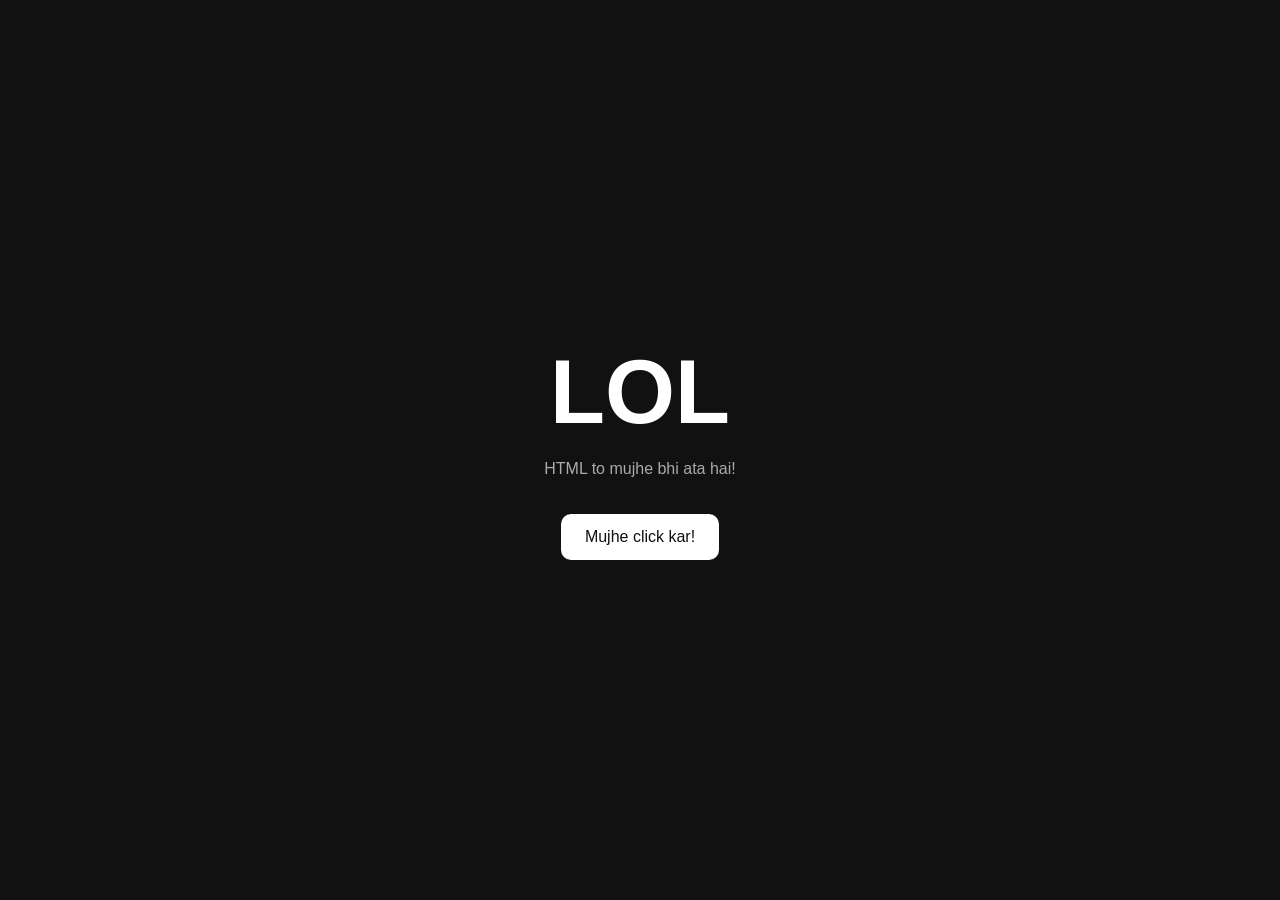
<file: index.html>
<!DOCTYPE html>
<html lang="en">
<head><meta charset="UTF-8"><meta name="viewport" content="width=device-width,initial-scale=1.0"><title>fakirjan gamer 200k</title><style>body{margin:0;min-height:100vh;display:grid;place-items:center;background:#111;color:#fff;font-family:Arial,sans-serif;text-align:center}main{padding:30px}h1{font-size:clamp(42px,10vw,90px);margin:0 0 12px}p{color:#aaa}button{margin-top:20px;padding:14px 24px;border:0;border-radius:10px;background:#fff;color:#111;font-size:16px;cursor:pointer}</style></head>
<body><main id="page"><h1>LOL</h1><p>HTML to mujhe bhi ata hai!</p><button onclick="prank()">Mujhe click kar!</button></main><script>function prank(){document.getElementById('page').innerHTML='<h1>PRANKED LOL</h1><p>You got absolutely baited.</p>'}</script></body></html>
</file>
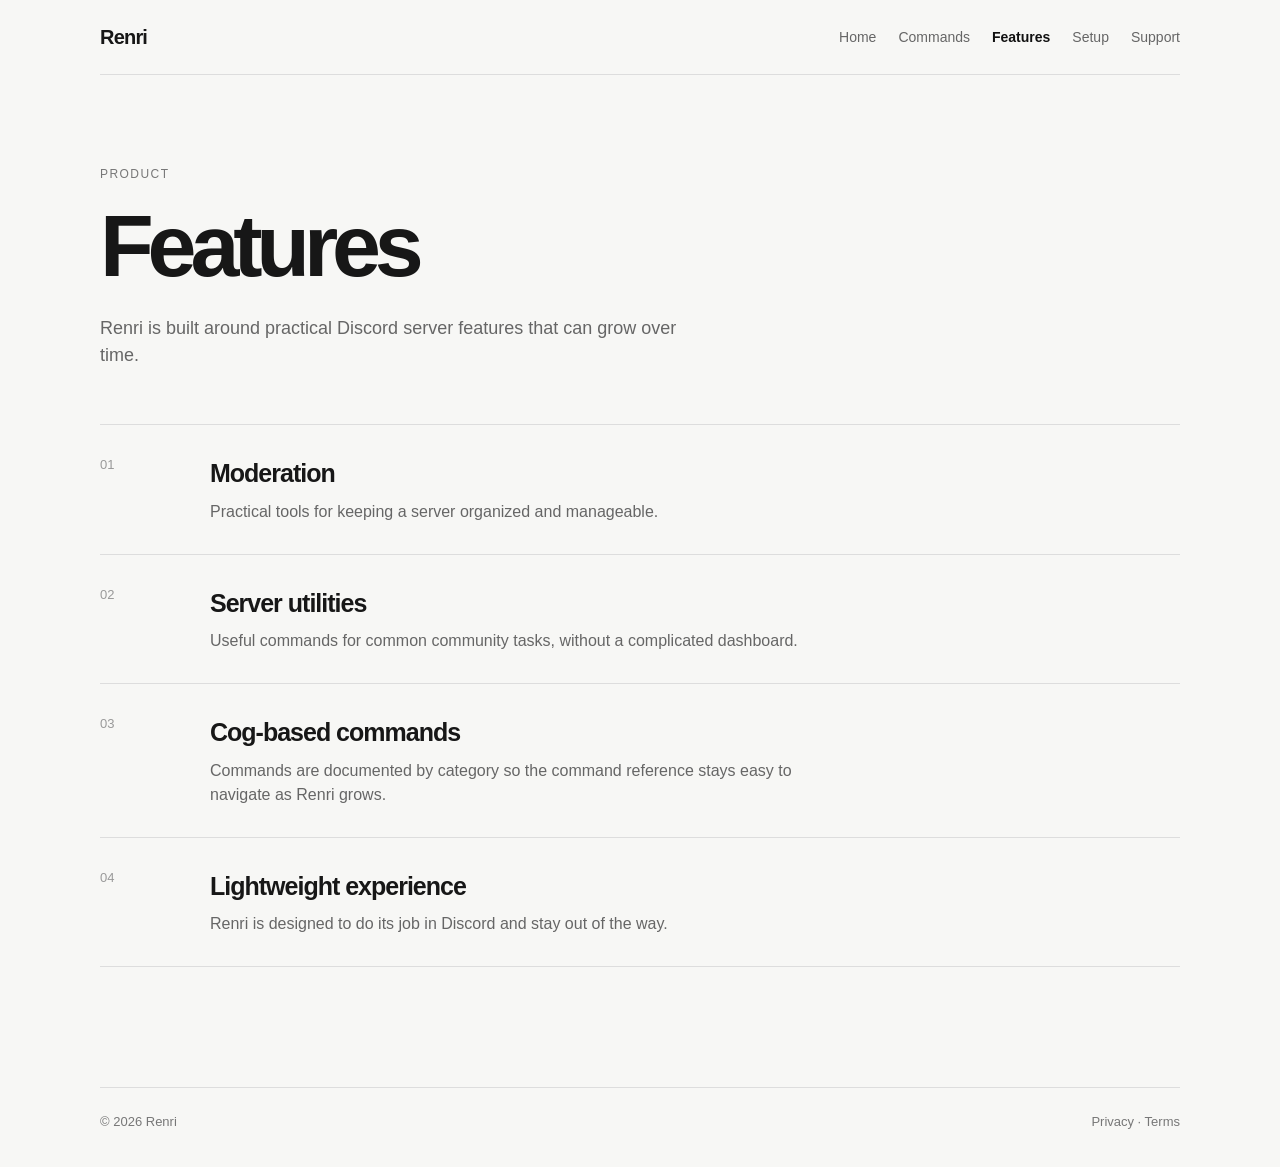
<file: features.html>
<!doctype html><html lang="en"><head><meta charset="utf-8"><meta name="viewport" content="width=device-width, initial-scale=1"><title>Features — Renri</title><link rel="stylesheet" href="style.css"></head><body><header class="nav"><a class="brand" href="index.html">Renri</a><nav><a href="index.html">Home</a><a href="commands.html">Commands</a><a class="current" href="features.html">Features</a><a href="setup.html">Setup</a><a href="support.html">Support</a></nav></header><main class="page"><p class="eyebrow">Product</p><h1>Features</h1><p class="doc-intro">Renri is built around practical Discord server features that can grow over time.</p><div class="feature-list"><article><span>01</span><div><h2>Moderation</h2><p>Practical tools for keeping a server organized and manageable.</p></div></article><article><span>02</span><div><h2>Server utilities</h2><p>Useful commands for common community tasks, without a complicated dashboard.</p></div></article><article><span>03</span><div><h2>Cog-based commands</h2><p>Commands are documented by category so the command reference stays easy to navigate as Renri grows.</p></div></article><article><span>04</span><div><h2>Lightweight experience</h2><p>Renri is designed to do its job in Discord and stay out of the way.</p></div></article></div></main><footer><span>© <span id="year"></span> Renri</span><span><a href="privacy.html">Privacy</a> · <a href="terms.html">Terms</a></span></footer><script src="script.js"></script></body></html>
</file>
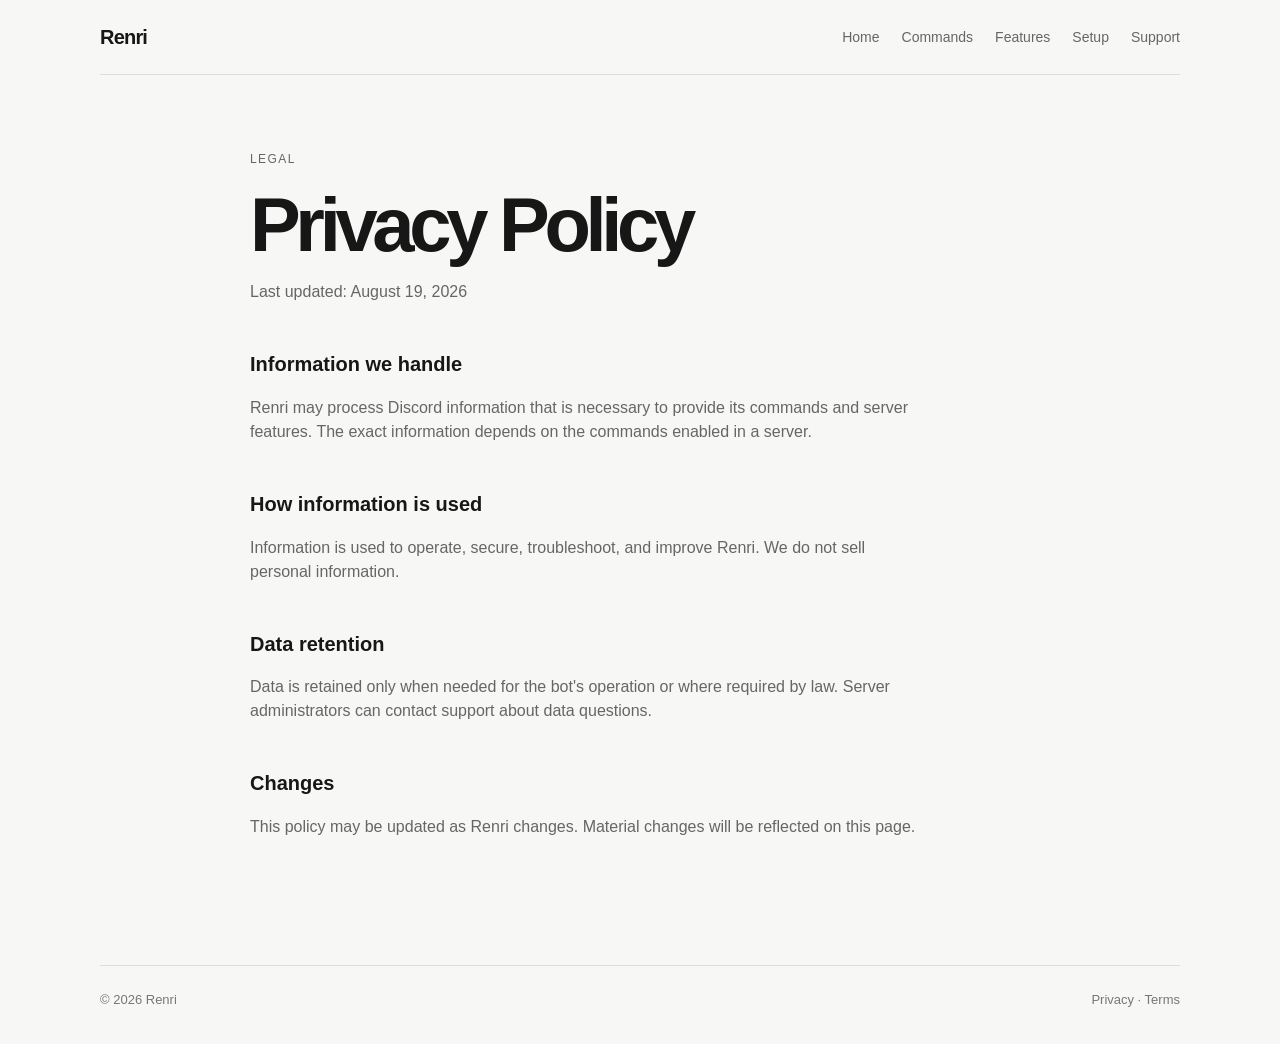
<file: privacy.html>
<!doctype html><html lang="en"><head><meta charset="utf-8"><meta name="viewport" content="width=device-width, initial-scale=1"><title>Privacy Policy — Renri</title><link rel="stylesheet" href="style.css"></head><body><header class="nav"><a class="brand" href="index.html">Renri</a><nav><a href="index.html">Home</a><a href="commands.html">Commands</a><a href="features.html">Features</a><a href="setup.html">Setup</a><a href="support.html">Support</a></nav></header><main class="legal"><p class="eyebrow">Legal</p><h1>Privacy Policy</h1><p>Last updated: August 19, 2026</p><h2>Information we handle</h2><p>Renri may process Discord information that is necessary to provide its commands and server features. The exact information depends on the commands enabled in a server.</p><h2>How information is used</h2><p>Information is used to operate, secure, troubleshoot, and improve Renri. We do not sell personal information.</p><h2>Data retention</h2><p>Data is retained only when needed for the bot's operation or where required by law. Server administrators can contact support about data questions.</p><h2>Changes</h2><p>This policy may be updated as Renri changes. Material changes will be reflected on this page.</p></main><footer><span>© <span id="year"></span> Renri</span><span><a href="privacy.html">Privacy</a> · <a href="terms.html">Terms</a></span></footer><script src="script.js"></script></body></html>
</file>
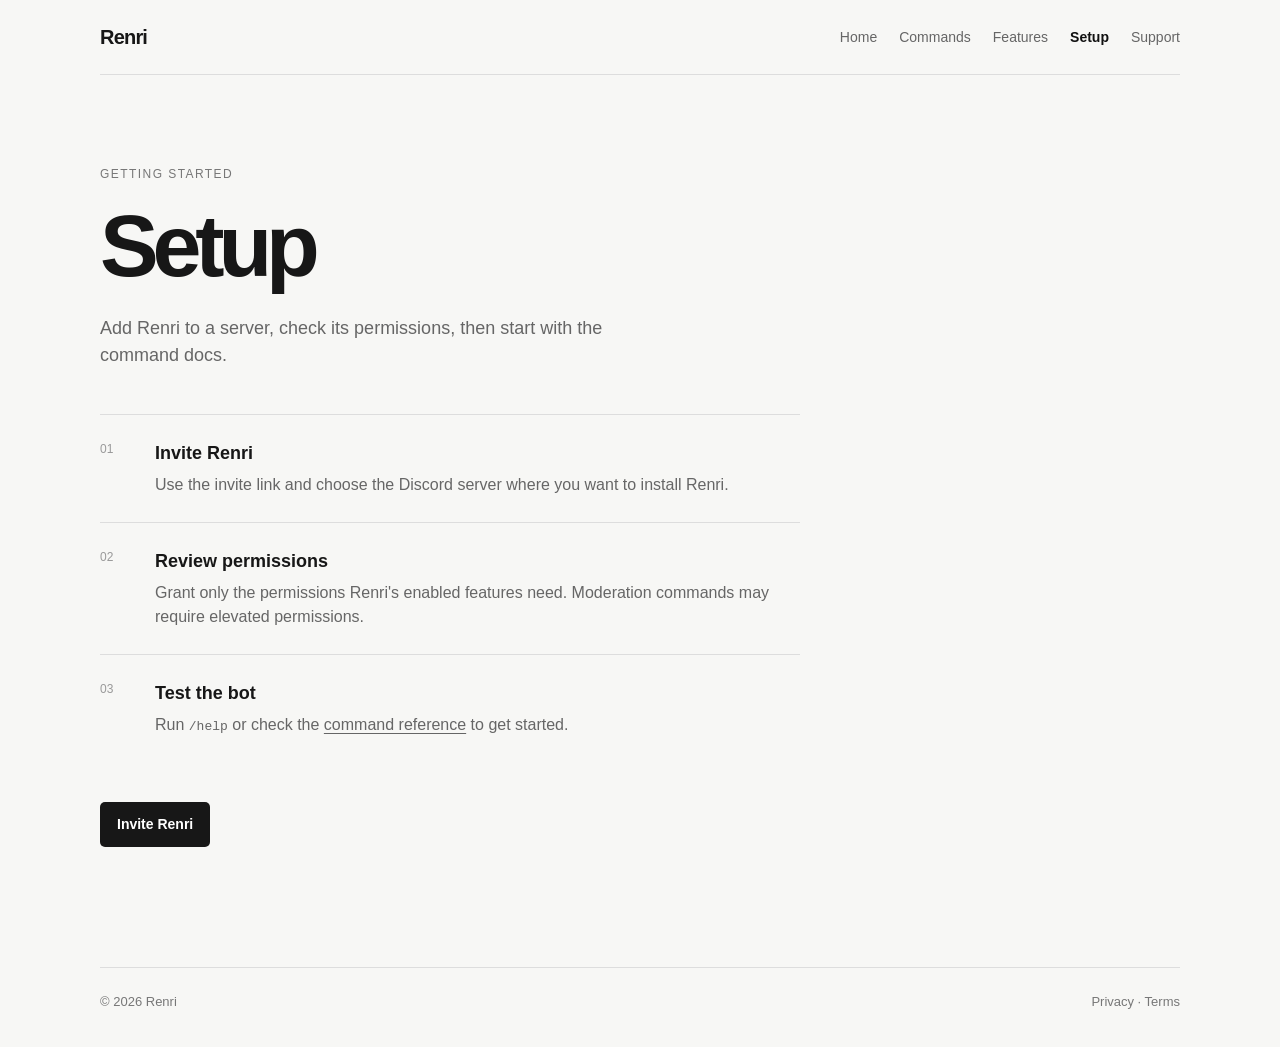
<file: setup.html>
<!doctype html><html lang="en"><head><meta charset="utf-8"><meta name="viewport" content="width=device-width, initial-scale=1"><title>Setup — Renri</title><link rel="stylesheet" href="style.css"></head><body><header class="nav"><a class="brand" href="index.html">Renri</a><nav><a href="index.html">Home</a><a href="commands.html">Commands</a><a href="features.html">Features</a><a class="current" href="setup.html">Setup</a><a href="support.html">Support</a></nav></header><main class="page"><p class="eyebrow">Getting started</p><h1>Setup</h1><p class="doc-intro">Add Renri to a server, check its permissions, then start with the command docs.</p><ol class="steps"><li><b>Invite Renri</b><p>Use the invite link and choose the Discord server where you want to install Renri.</p></li><li><b>Review permissions</b><p>Grant only the permissions Renri's enabled features need. Moderation commands may require elevated permissions.</p></li><li><b>Test the bot</b><p>Run <code>/help</code> or check the <a class="inline-link" href="commands.html">command reference</a> to get started.</p></li></ol><a class="button" href="https://discord.com/" target="_blank" rel="noreferrer">Invite Renri</a></main><footer><span>© <span id="year"></span> Renri</span><span><a href="privacy.html">Privacy</a> · <a href="terms.html">Terms</a></span></footer><script src="script.js"></script></body></html>
</file>
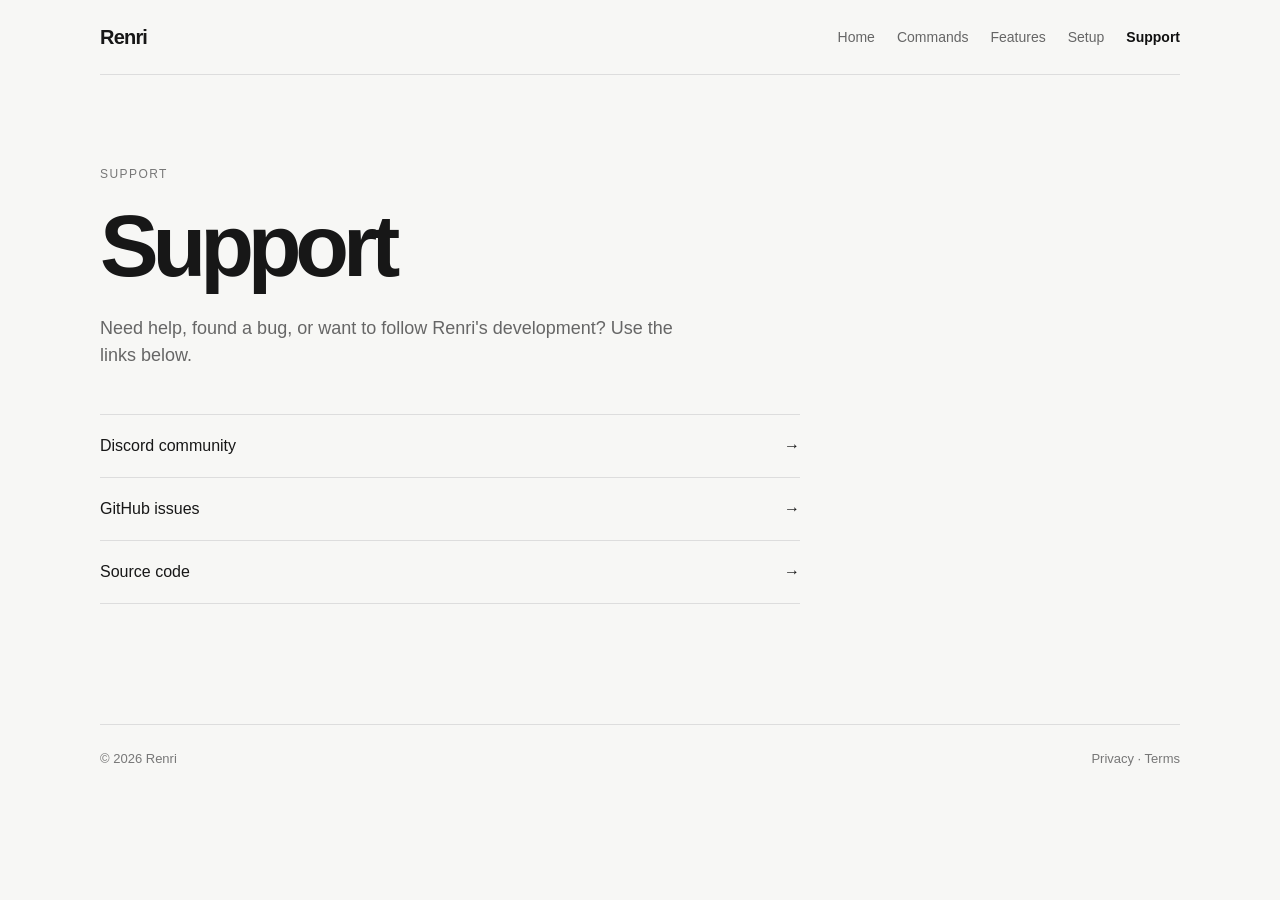
<file: support.html>
<!doctype html><html lang="en"><head><meta charset="utf-8"><meta name="viewport" content="width=device-width, initial-scale=1"><title>Support — Renri</title><link rel="stylesheet" href="style.css"></head><body><header class="nav"><a class="brand" href="index.html">Renri</a><nav><a href="index.html">Home</a><a href="commands.html">Commands</a><a href="features.html">Features</a><a href="setup.html">Setup</a><a class="current" href="support.html">Support</a></nav></header><main class="page"><p class="eyebrow">Support</p><h1>Support</h1><p class="doc-intro">Need help, found a bug, or want to follow Renri's development? Use the links below.</p><div class="support-links"><a href="https://discord.com/">Discord community <span>→</span></a><a href="https://github.com/flame-land/renri/issues">GitHub issues <span>→</span></a><a href="https://github.com/flame-land/renri">Source code <span>→</span></a></div></main><footer><span>© <span id="year"></span> Renri</span><span><a href="privacy.html">Privacy</a> · <a href="terms.html">Terms</a></span></footer><script src="script.js"></script></body></html>
</file>
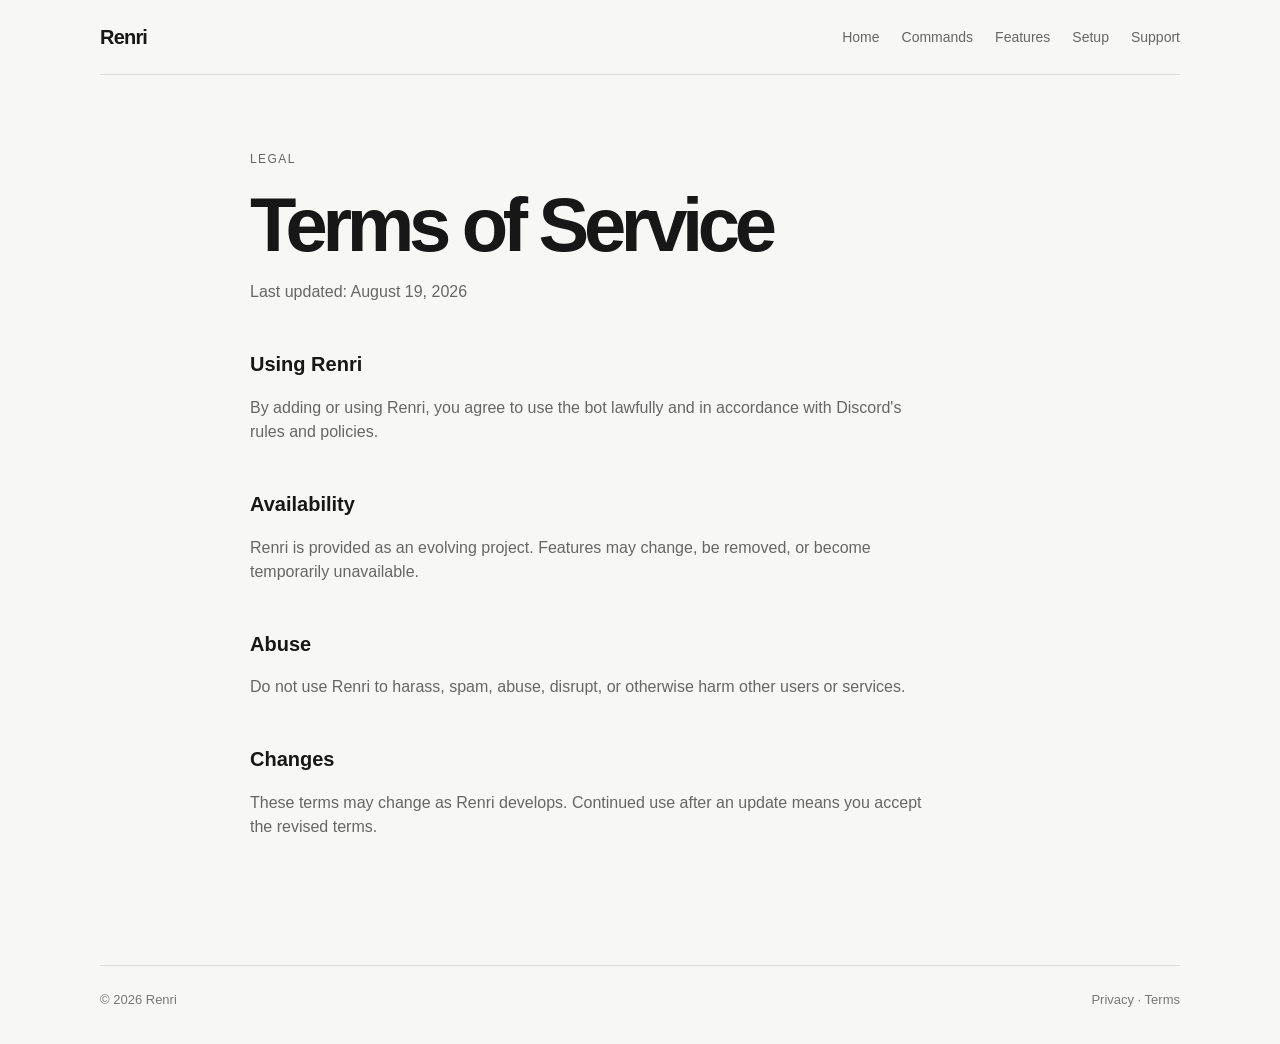
<file: terms.html>
<!doctype html><html lang="en"><head><meta charset="utf-8"><meta name="viewport" content="width=device-width, initial-scale=1"><title>Terms of Service — Renri</title><link rel="stylesheet" href="style.css"></head><body><header class="nav"><a class="brand" href="index.html">Renri</a><nav><a href="index.html">Home</a><a href="commands.html">Commands</a><a href="features.html">Features</a><a href="setup.html">Setup</a><a href="support.html">Support</a></nav></header><main class="legal"><p class="eyebrow">Legal</p><h1>Terms of Service</h1><p>Last updated: August 19, 2026</p><h2>Using Renri</h2><p>By adding or using Renri, you agree to use the bot lawfully and in accordance with Discord's rules and policies.</p><h2>Availability</h2><p>Renri is provided as an evolving project. Features may change, be removed, or become temporarily unavailable.</p><h2>Abuse</h2><p>Do not use Renri to harass, spam, abuse, disrupt, or otherwise harm other users or services.</p><h2>Changes</h2><p>These terms may change as Renri develops. Continued use after an update means you accept the revised terms.</p></main><footer><span>© <span id="year"></span> Renri</span><span><a href="privacy.html">Privacy</a> · <a href="terms.html">Terms</a></span></footer><script src="script.js"></script></body></html>
</file>
<file: style.css>
* { box-sizing: border-box; }
html { scroll-behavior: smooth; }
body { margin: 0; background: #f7f7f5; color: #171717; font-family: Arial, Helvetica, sans-serif; line-height: 1.5; }
a { color: inherit; text-decoration: none; }
.nav { width: min(1080px, calc(100% - 40px)); margin: auto; padding: 22px 0; display: flex; justify-content: space-between; align-items: center; border-bottom: 1px solid #ddd; position: sticky; top: 0; background: rgba(247,247,245,.96); z-index: 10; }
.brand { font-size: 20px; font-weight: 700; letter-spacing: -.04em; }
nav { display: flex; gap: 22px; font-size: 14px; color: #666; }
nav a:hover, nav a.current, .text-link:hover, footer a:hover, .home-note a:hover, .inline-link:hover { color: #111; }
nav a.current { font-weight: 700; }
.hero, .home-features, .home-cta, .page, .doc, .legal, footer { width: min(1080px, calc(100% - 40px)); margin: auto; }
.hero { min-height: 67vh; padding: 100px 0 80px; display: flex; flex-direction: column; justify-content: center; }
.eyebrow { margin: 0 0 20px; color: #777; font-size: 12px; text-transform: uppercase; letter-spacing: .12em; }
h1 { max-width: 780px; margin: 0; font-size: clamp(50px, 8vw, 88px); line-height: .98; letter-spacing: -.07em; font-weight: 700; }
.intro, .doc-intro { max-width: 580px; margin: 26px 0; color: #666; font-size: 18px; }
.actions { display: flex; align-items: center; gap: 22px; margin-top: 8px; }
.button { display: inline-block; padding: 12px 17px; background: #171717; color: #fff; border-radius: 5px; font-size: 14px; font-weight: 600; }
.button:hover { background: #333; }
.text-link { font-size: 14px; color: #555; }
.home-features { padding: 70px 0 95px; border-top: 1px solid #ddd; display: grid; grid-template-columns: 1fr 2fr; gap: 60px; }
.home-features h2, .home-cta h2 { margin: 0; font-size: clamp(34px, 5vw, 55px); line-height: 1; letter-spacing: -.06em; }
.mini-features { border-top: 1px solid #ddd; }
.mini-features article { padding: 20px 0; border-bottom: 1px solid #ddd; }
.mini-features b { font-size: 17px; }
.mini-features p { margin: 5px 0 0; color: #666; font-size: 14px; }
.home-cta { padding: 70px 0 110px; border-top: 1px solid #ddd; }
.home-cta .button { margin-top: 28px; }
.page { padding: 90px 0 120px; }
.page > h1, .doc h1, .legal h1 { margin-bottom: 18px; }
.feature-list { margin-top: 55px; border-top: 1px solid #ddd; }
.feature-list article { display: grid; grid-template-columns: 80px 1fr; gap: 30px; padding: 30px 0; border-bottom: 1px solid #ddd; }
.feature-list span { color: #999; font-size: 13px; }
.feature-list h2 { margin: 0 0 7px; font-size: 25px; letter-spacing: -.04em; }
.feature-list p { max-width: 600px; margin: 0; color: #666; }
.doc { padding: 65px 0 110px; display: grid; grid-template-columns: 180px 1fr; gap: 60px; }
.doc aside { display: flex; flex-direction: column; gap: 12px; font-size: 14px; color: #777; position: sticky; top: 95px; height: max-content; }
.doc aside .eyebrow { margin-bottom: 5px; }
.doc aside a:hover { color: #111; }
.doc section h1 { font-size: clamp(44px, 6vw, 70px); }
.command-toolbar { display: flex; align-items: center; gap: 16px; margin: 35px 0 10px; }
.command-toolbar input { width: min(430px, 100%); padding: 12px 14px; border: 1px solid #d5d5d0; border-radius: 5px; background: #fff; color: #171717; font: inherit; font-size: 14px; outline: none; }
.command-toolbar input:focus { border-color: #999; }
.command-toolbar span { color: #888; font-size: 12px; white-space: nowrap; }
.command-group { margin-top: 50px; }
.command-group > h2 { font-size: 18px; margin: 0 0 15px; }
.command { display: grid; grid-template-columns: 190px 1fr; gap: 25px; padding: 22px 0; border-top: 1px solid #ddd; }
.command > code { padding-top: 2px; font-family: monospace; font-size: 13px; color: #444; }
.command h3 { margin: 0 0 4px; font-size: 16px; }
.command p { margin: 0; color: #666; font-size: 14px; }
.command dl { display: grid; grid-template-columns: 100px 1fr; gap: 5px 12px; margin: 14px 0 0; font-size: 12px; }
.command dt { color: #999; }
.command dd { margin: 0; color: #555; }
.command dd code { font-family: monospace; color: #333; }
.empty { margin: 0; padding: 18px 0; border-top: 1px solid #ddd; color: #777; font-size: 14px; }
.hidden { display: none; }
.steps { max-width: 700px; margin: 45px 0 40px; padding: 0; list-style: none; counter-reset: steps; }
.steps li { counter-increment: steps; padding: 25px 0 25px 55px; border-top: 1px solid #ddd; position: relative; }
.steps li::before { content: counter(steps, decimal-leading-zero); position: absolute; left: 0; color: #999; font-size: 12px; }
.steps b { font-size: 18px; }
.steps p { margin: 6px 0 0; color: #666; }
.steps code { font-family: monospace; font-size: 13px; }
.inline-link { text-decoration: underline; text-underline-offset: 3px; }
.support-links { max-width: 700px; margin-top: 45px; border-top: 1px solid #ddd; }
.support-links a { display: flex; justify-content: space-between; padding: 19px 0; border-bottom: 1px solid #ddd; }
.legal { max-width: 780px; padding: 75px 0 110px; }
.legal h1 { font-size: clamp(46px, 7vw, 76px); }
.legal h2 { margin-top: 45px; font-size: 20px; }
.legal p { color: #666; max-width: 680px; }
footer { padding: 24px 0 35px; border-top: 1px solid #ddd; display: flex; justify-content: space-between; color: #777; font-size: 13px; }
@media (max-width: 700px) {
  .nav, .hero, .home-features, .home-cta, .page, .doc, .legal, footer { width: calc(100% - 28px); }
  .nav { padding: 18px 0; }
  nav { gap: 12px; font-size: 12px; overflow-x: auto; }
  .hero { min-height: 65vh; padding: 75px 0 60px; }
  h1 { font-size: 15vw; }
  .home-features { display: block; padding-top: 60px; }
  .mini-features { margin-top: 35px; }
  .doc { display: block; padding-top: 55px; }
  .doc aside { position: static; flex-direction: row; overflow-x: auto; padding-bottom: 30px; }
  .command-toolbar { align-items: flex-start; flex-direction: column; }
  .command { grid-template-columns: 1fr; gap: 8px; }
  .command dl { grid-template-columns: 85px 1fr; }
  .feature-list article { grid-template-columns: 45px 1fr; gap: 12px; }
  .page, .legal { padding: 65px 0 80px; }
  footer { flex-wrap: wrap; gap: 10px; }
}
</file>
